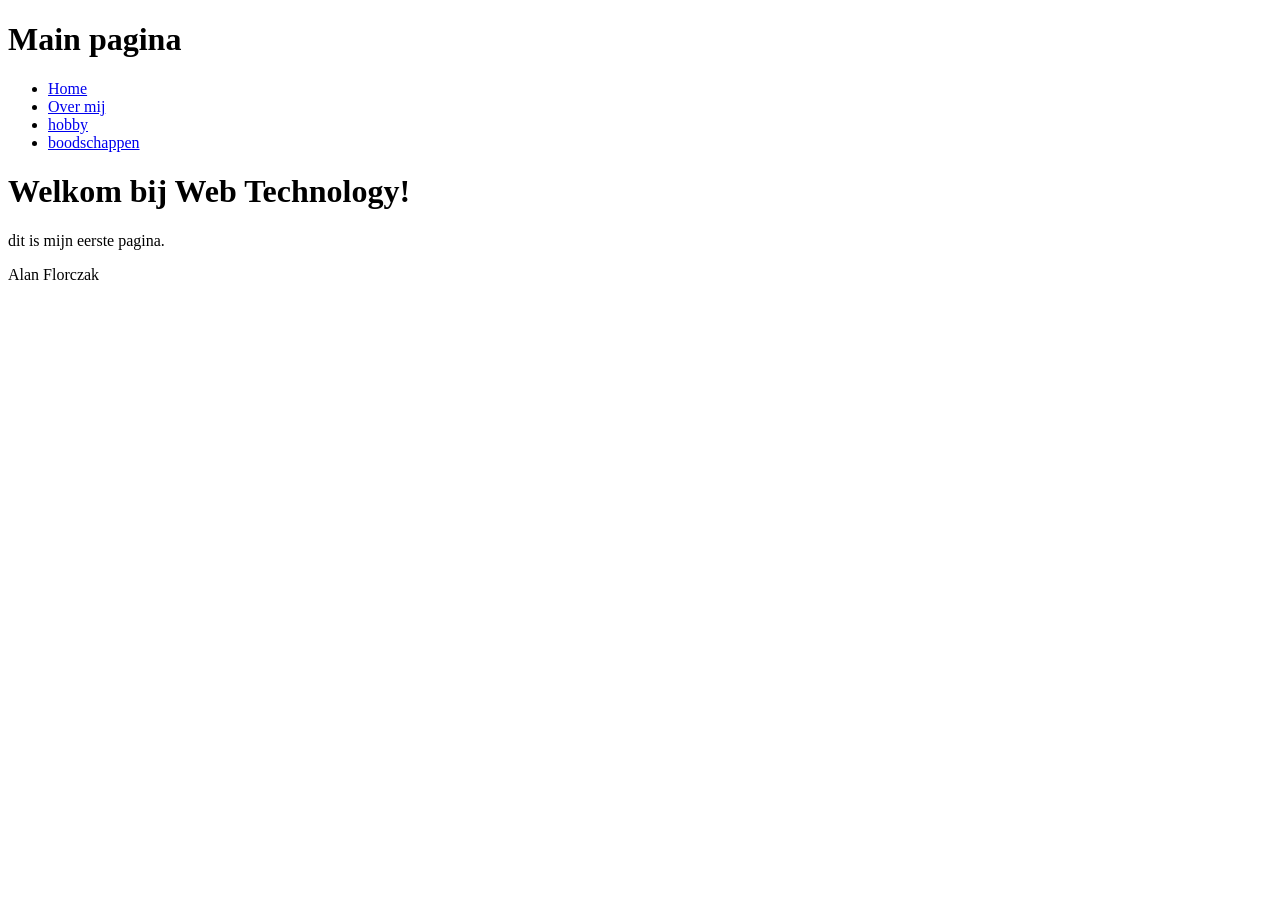
<file: labo-01/index.html>
<!DOCTYPE html>
<html lang="nl">
<head>
    <meta charset="UTF-8">
    <meta name="viewport" content="width=device-width, initial-scale=1.0">
    <title>Mijn eerste pagina</title>
</head>
    <header>
        <h1>Main pagina</h1>
        <nav>
        <ul>
            <li><a href="index.html">Home</a></li>
            <li><a href="over-mij.html">Over mij</a></li>
            <li><a href="hobby.html">hobby</a></li>
            <li><a href="boodschappen.html">boodschappen</a></li>
        </ul>
        </nav>
    </header>
    <body>
        <h1>Welkom bij Web Technology!</h1>
        <p>dit is mijn eerste pagina.</p>   
    </body>
    <footer>
        <p>Alan Florczak</p>
    </footer>
</html>
</file>
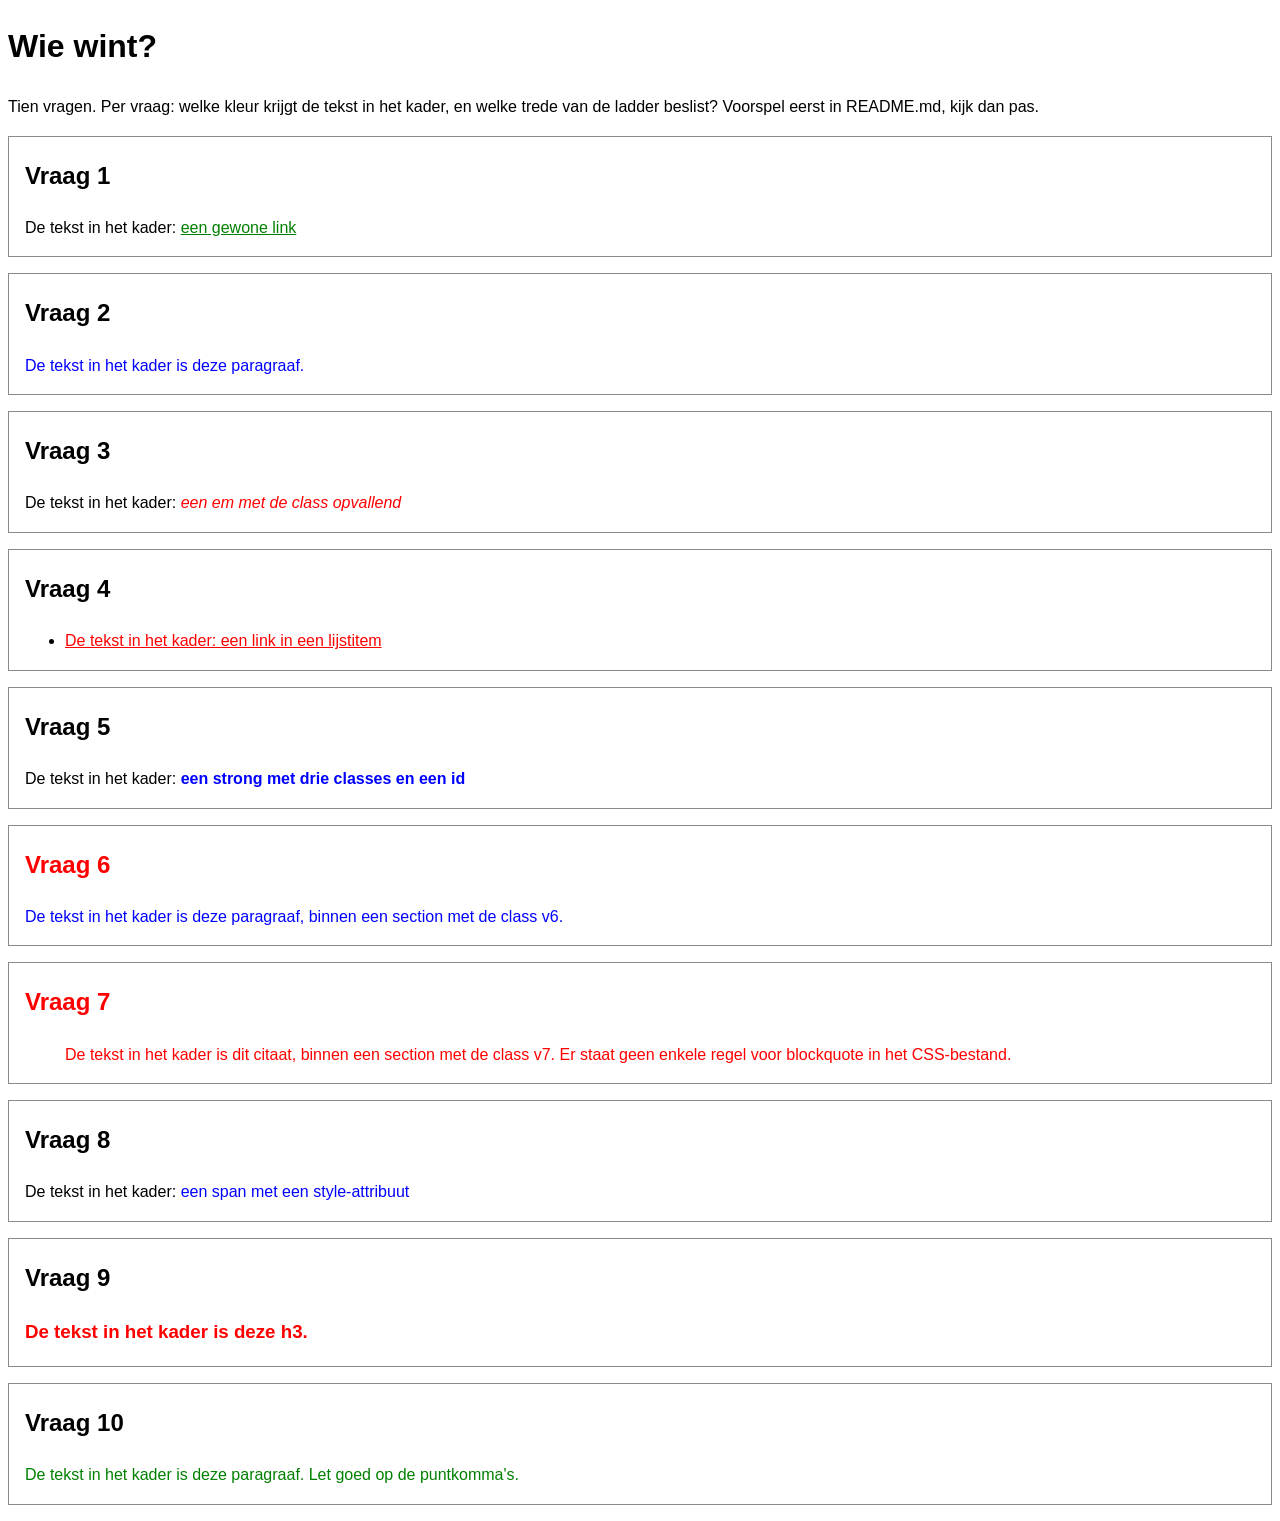
<file: labo-02/cascade/index.html>
<!-- index.html - oefening 3: voorspel, dan kijk. Wijzig dit bestand niet. -->
<!doctype html>
<html lang="nl">
  <head>
    <meta charset="utf-8">
    <meta name="viewport" content="width=device-width, initial-scale=1">
    <title>Wie wint? Tien vragen over de cascade</title>
    <link rel="stylesheet" href="css/stijl.css">
  </head>
  <body>
    <h1>Wie wint?</h1>
    <p>Tien vragen. Per vraag: welke kleur krijgt de tekst in het kader, en welke trede van de ladder beslist? Voorspel eerst in README.md, kijk dan pas.</p>

    <section class="vraag v1">
      <h2>Vraag 1</h2>
      <p>De tekst in het kader: <a href="#">een gewone link</a></p>
    </section>

    <section class="vraag v2">
      <h2>Vraag 2</h2>
      <p class="v2-tekst">De tekst in het kader is deze paragraaf.</p>
    </section>

    <section class="vraag v3">
      <h2>Vraag 3</h2>
      <p>De tekst in het kader: <em class="opvallend">een em met de class opvallend</em></p>
    </section>

    <section class="vraag v4">
      <h2>Vraag 4</h2>
      <ul>
        <li><a href="#">De tekst in het kader: een link in een lijstitem</a></li>
      </ul>
    </section>

    <section class="vraag v5">
      <h2>Vraag 5</h2>
      <p>De tekst in het kader: <strong class="een twee drie" id="v5-tekst">een strong met drie classes en een id</strong></p>
    </section>

    <section class="vraag v6">
      <h2>Vraag 6</h2>
      <p class="v6-tekst">De tekst in het kader is deze paragraaf, binnen een section met de class v6.</p>
    </section>

    <section class="vraag v7">
      <h2>Vraag 7</h2>
      <blockquote>De tekst in het kader is dit citaat, binnen een section met de class v7. Er staat geen enkele regel voor blockquote in het CSS-bestand.</blockquote>
    </section>

    <section class="vraag v8">
      <h2>Vraag 8</h2>
      <p>De tekst in het kader: <span class="v8-tekst" style="color: blue">een span met een style-attribuut</span></p>
    </section>

    <section class="vraag v9">
      <h2>Vraag 9</h2>
      <h3 class="v9-tekst">De tekst in het kader is deze h3.</h3>
    </section>

    <section class="vraag v10">
      <h2>Vraag 10</h2>
      <p class="v10-tekst">De tekst in het kader is deze paragraaf. Let goed op de puntkomma's.</p>
    </section>
  </body>
</html>
</file>
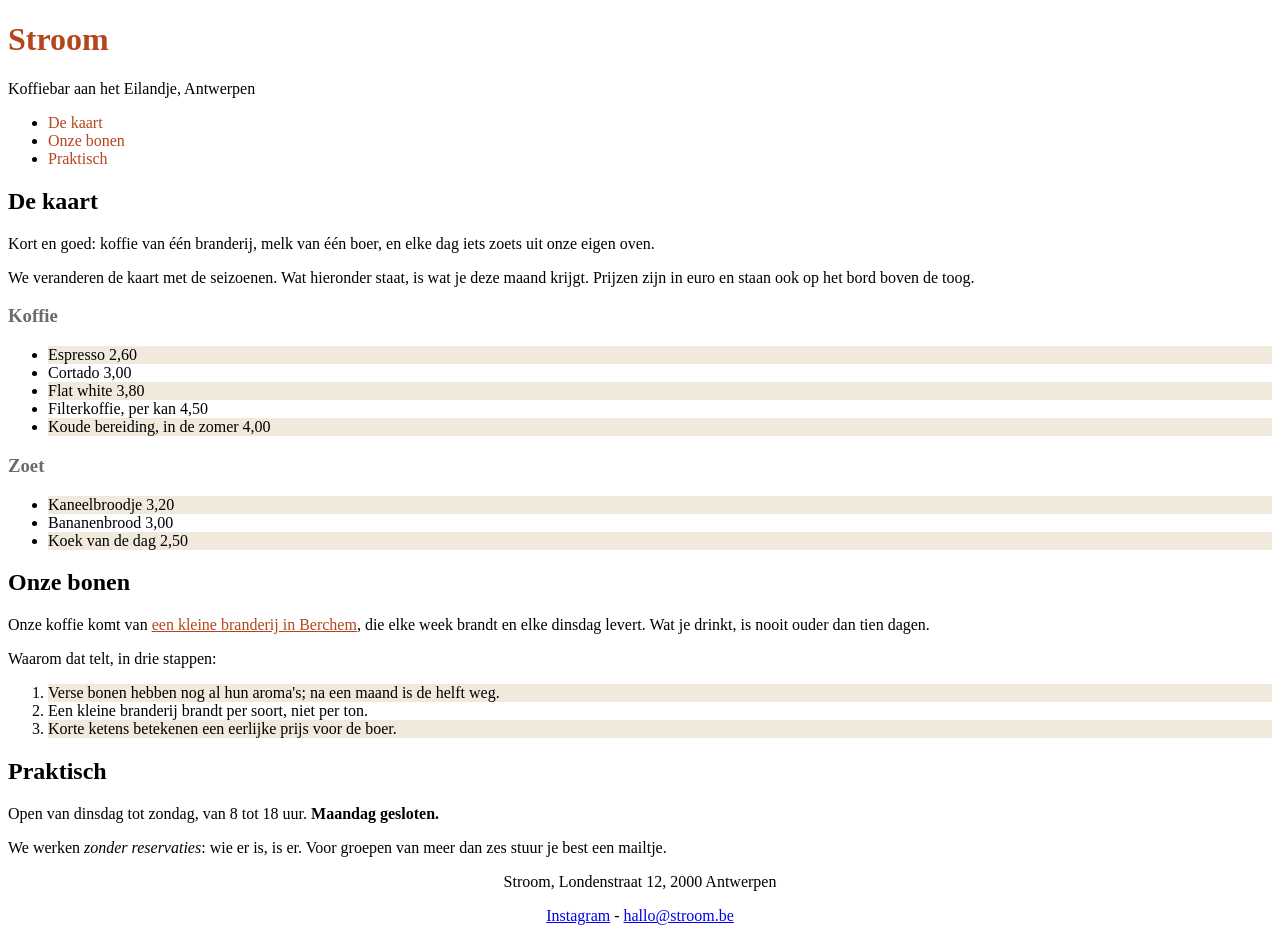
<file: labo-02/nabouw/index.html>
<!-- index.html - nabouw labo 2. Dit bestand mag je NIET wijzigen: geen class erbij, geen element verplaatst, geen style-attribuut. Jij schrijft css/stijl.css. -->
<!--
  Wat het screenshot niet kan tonen (hover en focus):
  - links in de navigatie: accentkleur, vet, geen onderstreping;
    bij hover en focus: inktkleur en onderstreept
  - links in main: accentkleur, onderstreept;
    bij hover en focus: papierkleur op een achtergrond in de accentkleur
  - links in de footer: gedempte kleur; bij hover en focus: accentkleur
-->
<!doctype html>
<html lang="nl">
  <head>
    <meta charset="utf-8">
    <meta name="viewport" content="width=device-width, initial-scale=1">
    <title>Stroom - koffiebar aan het Eilandje</title>
    <link rel="stylesheet" href="css/stijl.css">
  </head>
  <body>
    <header>
      <h1>Stroom</h1>
      <p class="slogan">Koffiebar aan het Eilandje, Antwerpen</p>
      <nav>
        <ul>
          <li><a href="#kaart">De kaart</a></li>
          <li><a href="#bonen">Onze bonen</a></li>
          <li><a href="#praktisch">Praktisch</a></li>
        </ul>
      </nav>
    </header>

    <main>
      <article>
        <h2 id="kaart">De kaart</h2>
        <p class="intro">Kort en goed: koffie van één branderij, melk van één boer, en elke dag iets zoets uit onze eigen oven.</p>
        <p>We veranderen de kaart met de seizoenen. Wat hieronder staat, is wat je deze maand krijgt. Prijzen zijn in euro en staan ook op het bord boven de toog.</p>

        <h3>Koffie</h3>
        <ul class="kaart">
          <li>Espresso <span class="prijs">2,60</span></li>
          <li>Cortado <span class="prijs">3,00</span></li>
          <li>Flat white <span class="prijs">3,80</span></li>
          <li>Filterkoffie, per kan <span class="prijs">4,50</span></li>
          <li>Koude bereiding, in de zomer <span class="prijs">4,00</span></li>
        </ul>

        <h3>Zoet</h3>
        <ul class="kaart">
          <li>Kaneelbroodje <span class="prijs">3,20</span></li>
          <li>Bananenbrood <span class="prijs">3,00</span></li>
          <li>Koek van de dag <span class="prijs">2,50</span></li>
        </ul>

        <h2 id="bonen">Onze bonen</h2>
        <p>Onze koffie komt van <a href="https://www.example.be">een kleine branderij in Berchem</a>, die elke week brandt en elke dinsdag levert. Wat je drinkt, is nooit ouder dan tien dagen.</p>
        <p>Waarom dat telt, in drie stappen:</p>
        <ol>
          <li>Verse bonen hebben nog al hun aroma's; na een maand is de helft weg.</li>
          <li>Een kleine branderij brandt per soort, niet per ton.</li>
          <li>Korte ketens betekenen een eerlijke prijs voor de boer.</li>
        </ol>

        <h2 id="praktisch">Praktisch</h2>
        <p>Open van dinsdag tot zondag, van 8 tot 18 uur. <strong>Maandag gesloten.</strong></p>
        <p>We werken <em>zonder reservaties</em>: wie er is, is er. Voor groepen van meer dan zes stuur je best een mailtje.</p>
      </article>
    </main>

    <footer>
      <p>Stroom, Londenstraat 12, 2000 Antwerpen</p>
      <p><a href="https://www.instagram.com">Instagram</a> - <a href="mailto:hallo@stroom.be">hallo@stroom.be</a></p>
    </footer>
  </body>
</html>
</file>
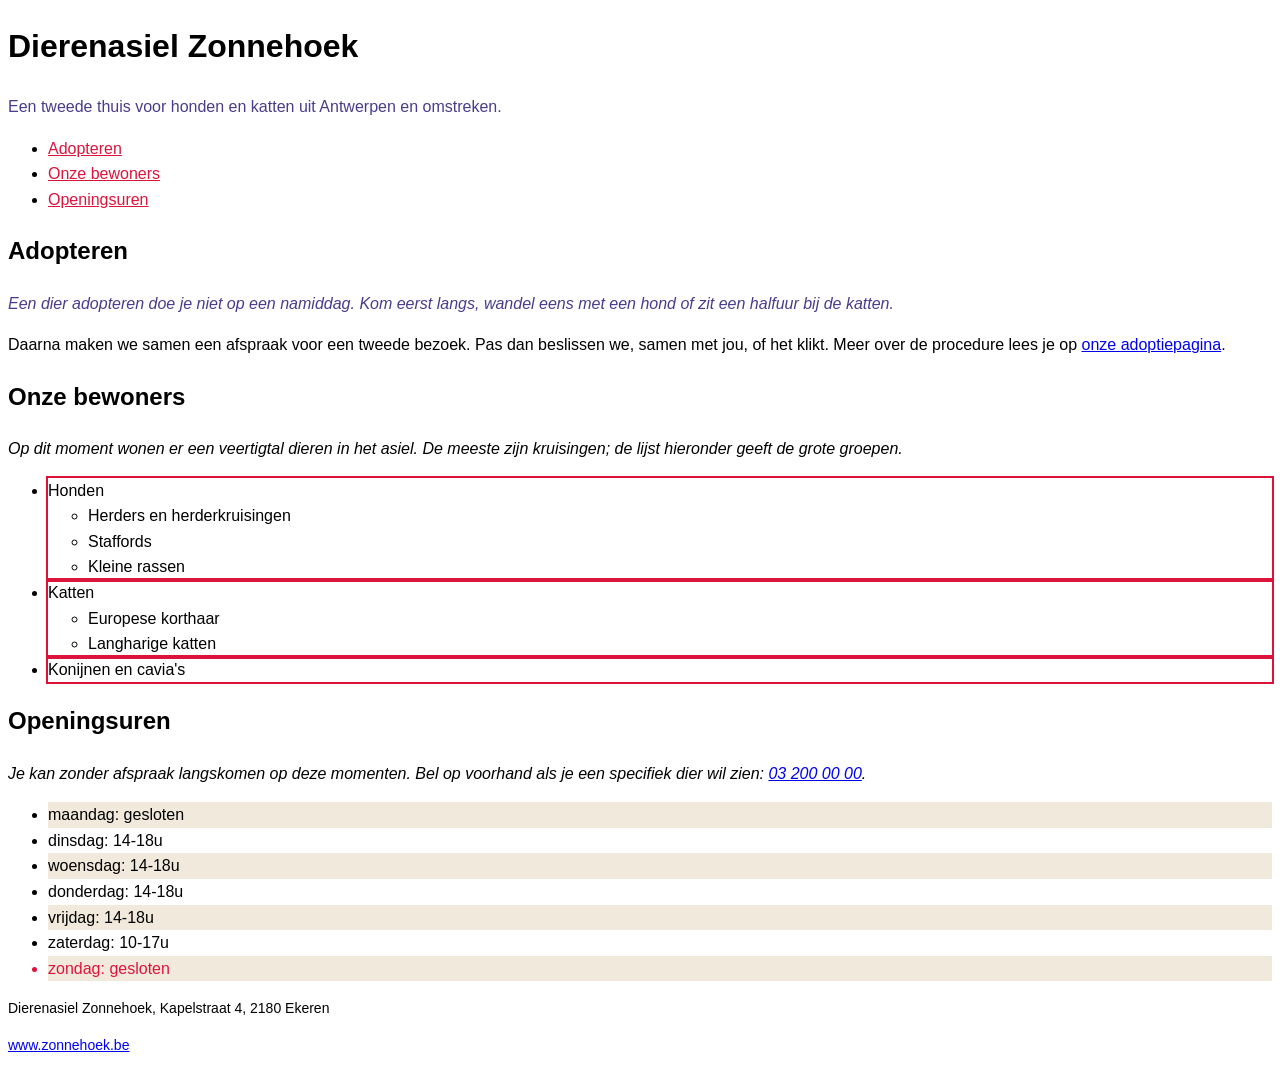
<file: labo-02/selectors/index.html>
<!-- index.html - oefening 2: selectors. Wijzig dit bestand niet; alles wat je nodig hebt, staat erin. -->
<!doctype html>
<html lang="nl">
  <head>
    <meta charset="utf-8">
    <meta name="viewport" content="width=device-width, initial-scale=1">
    <title>Dierenasiel Zonnehoek</title>
    <link rel="stylesheet" href="css/stijl.css">
  </head>
  <body>
    <header>
      <h1>Dierenasiel Zonnehoek</h1>
      <p class="slogan">Een tweede thuis voor honden en katten uit Antwerpen en omstreken.</p>
      <nav>
        <ul>
          <li><a href="#adopteren">Adopteren</a></li>
          <li><a href="#rassen">Onze bewoners</a></li>
          <li><a href="#uren">Openingsuren</a></li>
        </ul>
      </nav>
    </header>

    <main>
      <article>
        <h2 id="adopteren">Adopteren</h2>
        <p class="intro">Een dier adopteren doe je niet op een namiddag. Kom eerst langs, wandel eens met een hond of zit een halfuur bij de katten.</p>
        <p>Daarna maken we samen een afspraak voor een tweede bezoek. Pas dan beslissen we, samen met jou, of het klikt. Meer over de procedure lees je op <a href="https://www.zonnehoek.be/adoptie">onze adoptiepagina</a>.</p>

        <h2 id="rassen">Onze bewoners</h2>
        <p>Op dit moment wonen er een veertigtal dieren in het asiel. De meeste zijn kruisingen; de lijst hieronder geeft de grote groepen.</p>
        <ul class="rassen">
          <li>Honden
            <ul>
              <li>Herders en herderkruisingen</li>
              <li>Staffords</li>
              <li>Kleine rassen</li>
            </ul>
          </li>
          <li>Katten
            <ul>
              <li>Europese korthaar</li>
              <li>Langharige katten</li>
            </ul>
          </li>
          <li>Konijnen en cavia's</li>
        </ul>

        <h2 id="uren">Openingsuren</h2>
        <p>Je kan zonder afspraak langskomen op deze momenten. Bel op voorhand als je een specifiek dier wil zien: <a href="tel:+3232000000">03 200 00 00</a>.</p>
        <ul class="uren">
          <li>maandag: gesloten</li>
          <li>dinsdag: 14-18u</li>
          <li>woensdag: 14-18u</li>
          <li>donderdag: 14-18u</li>
          <li>vrijdag: 14-18u</li>
          <li>zaterdag: 10-17u</li>
          <li>zondag: gesloten</li>
        </ul>
      </article>
    </main>

    <footer>
      <p>Dierenasiel Zonnehoek, Kapelstraat 4, 2180 Ekeren</p>
      <p><a href="https://www.zonnehoek.be">www.zonnehoek.be</a></p>
    </footer>
  </body>
</html>
</file>
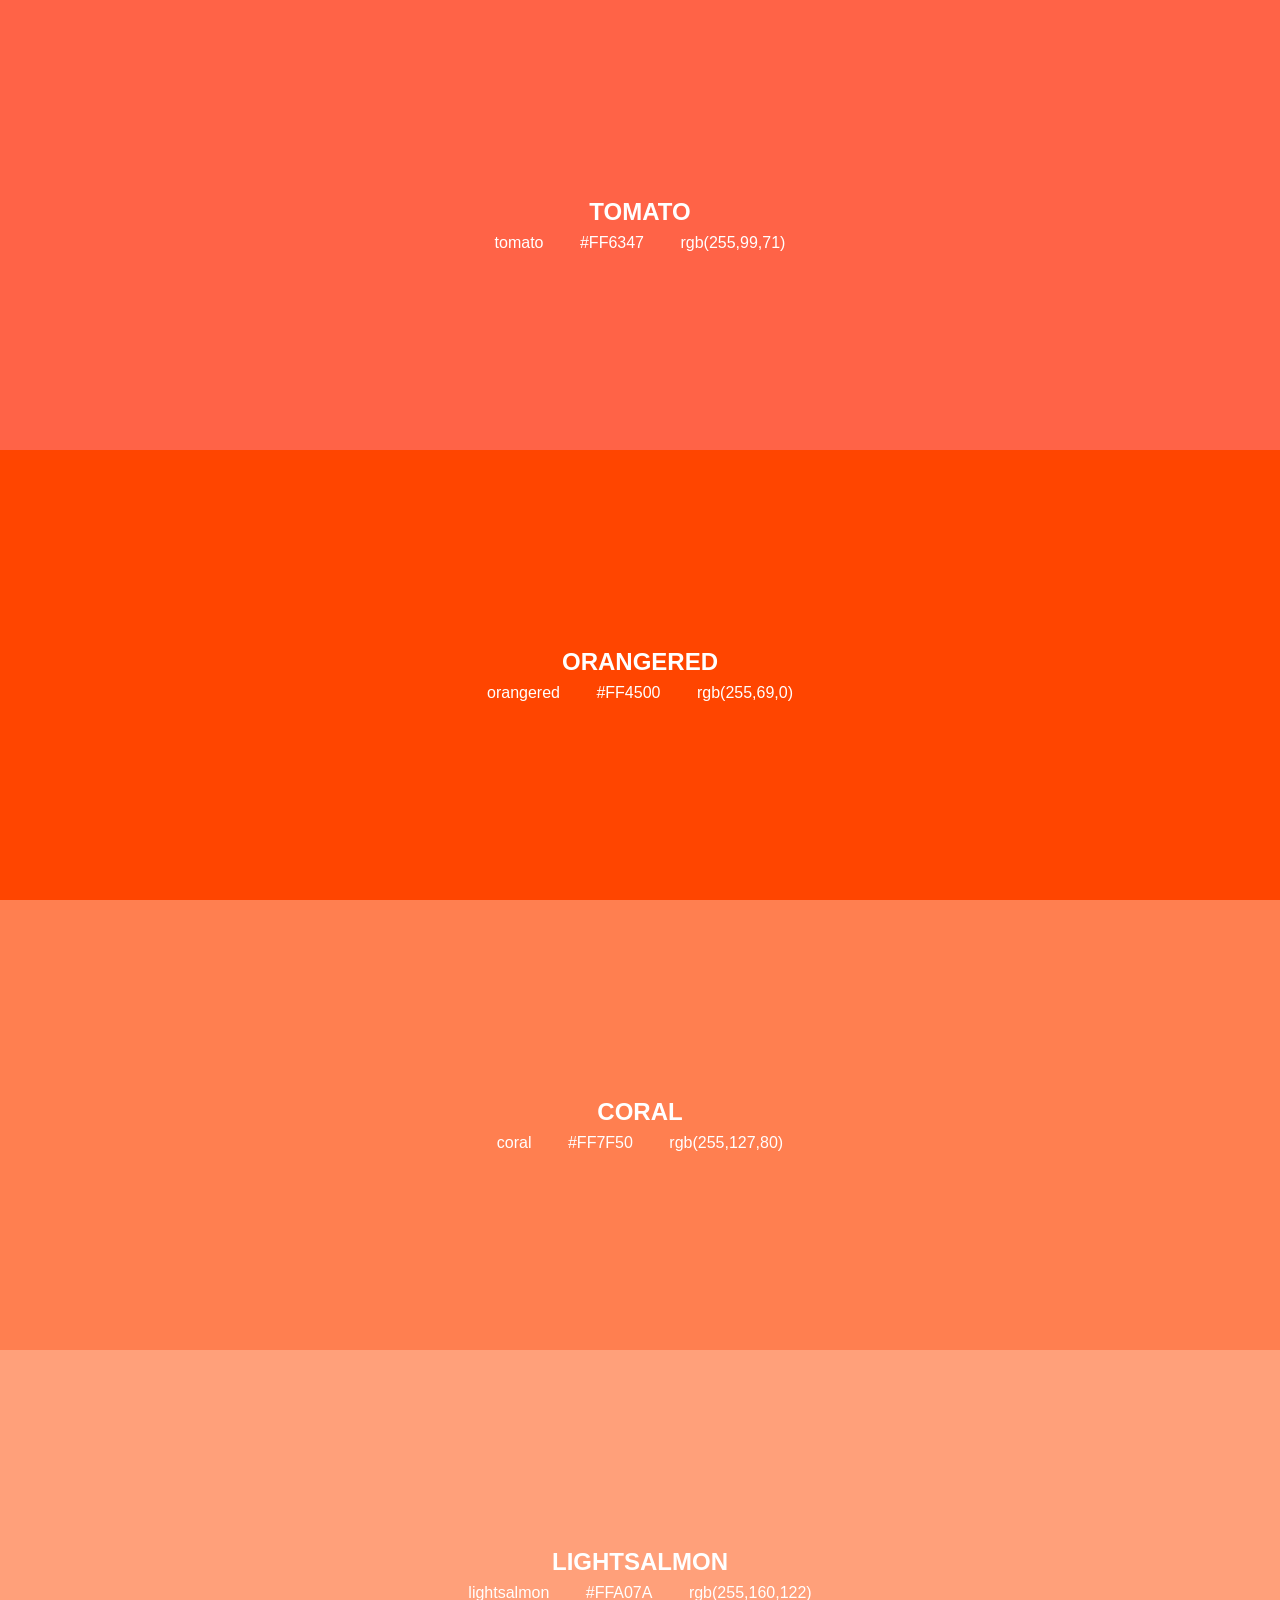
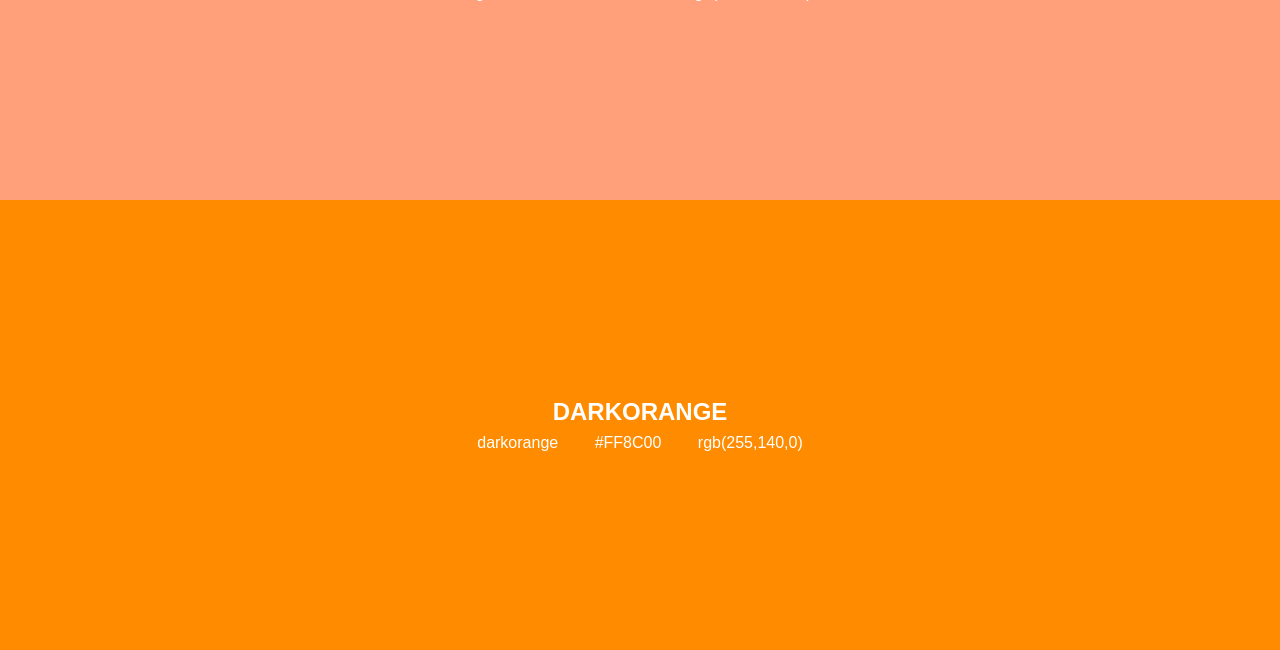
<file: labo-03/kleuren/index.html>
<!doctype html>
<html lang="en">
<head>
  <meta charset="utf-8">
  <meta name="viewport" content="width=device-width, initial-scale=1">
  <title>Labo 3 - Kleurenstalen</title>
  <link rel="stylesheet" href="css/reset.css">
  <link rel="stylesheet" href="css/stijl.css">
</head>
<body>
  <!-- Do not change this file. Write your CSS in css/stijl.css. -->
  <ul>
    <li class="tomato">
      <h2>TOMATO</h2>
      <p class="codes"><span>tomato</span> <span>#FF6347</span> <span>rgb(255,99,71)</span></p>
    </li>
    <li class="orangered">
      <h2>ORANGERED</h2>
      <p class="codes"><span>orangered</span> <span>#FF4500</span> <span>rgb(255,69,0)</span></p>
    </li>
    <li class="coral">
      <h2>CORAL</h2>
      <p class="codes"><span>coral</span> <span>#FF7F50</span> <span>rgb(255,127,80)</span></p>
    </li>
    <li class="lightsalmon">
      <h2>LIGHTSALMON</h2>
      <p class="codes"><span>lightsalmon</span> <span>#FFA07A</span> <span>rgb(255,160,122)</span></p>
    </li>
    <li class="darkorange">
      <h2>DARKORANGE</h2>
      <p class="codes"><span>darkorange</span> <span>#FF8C00</span> <span>rgb(255,140,0)</span></p>
    </li>
  </ul>
</body>
</html>
</file>
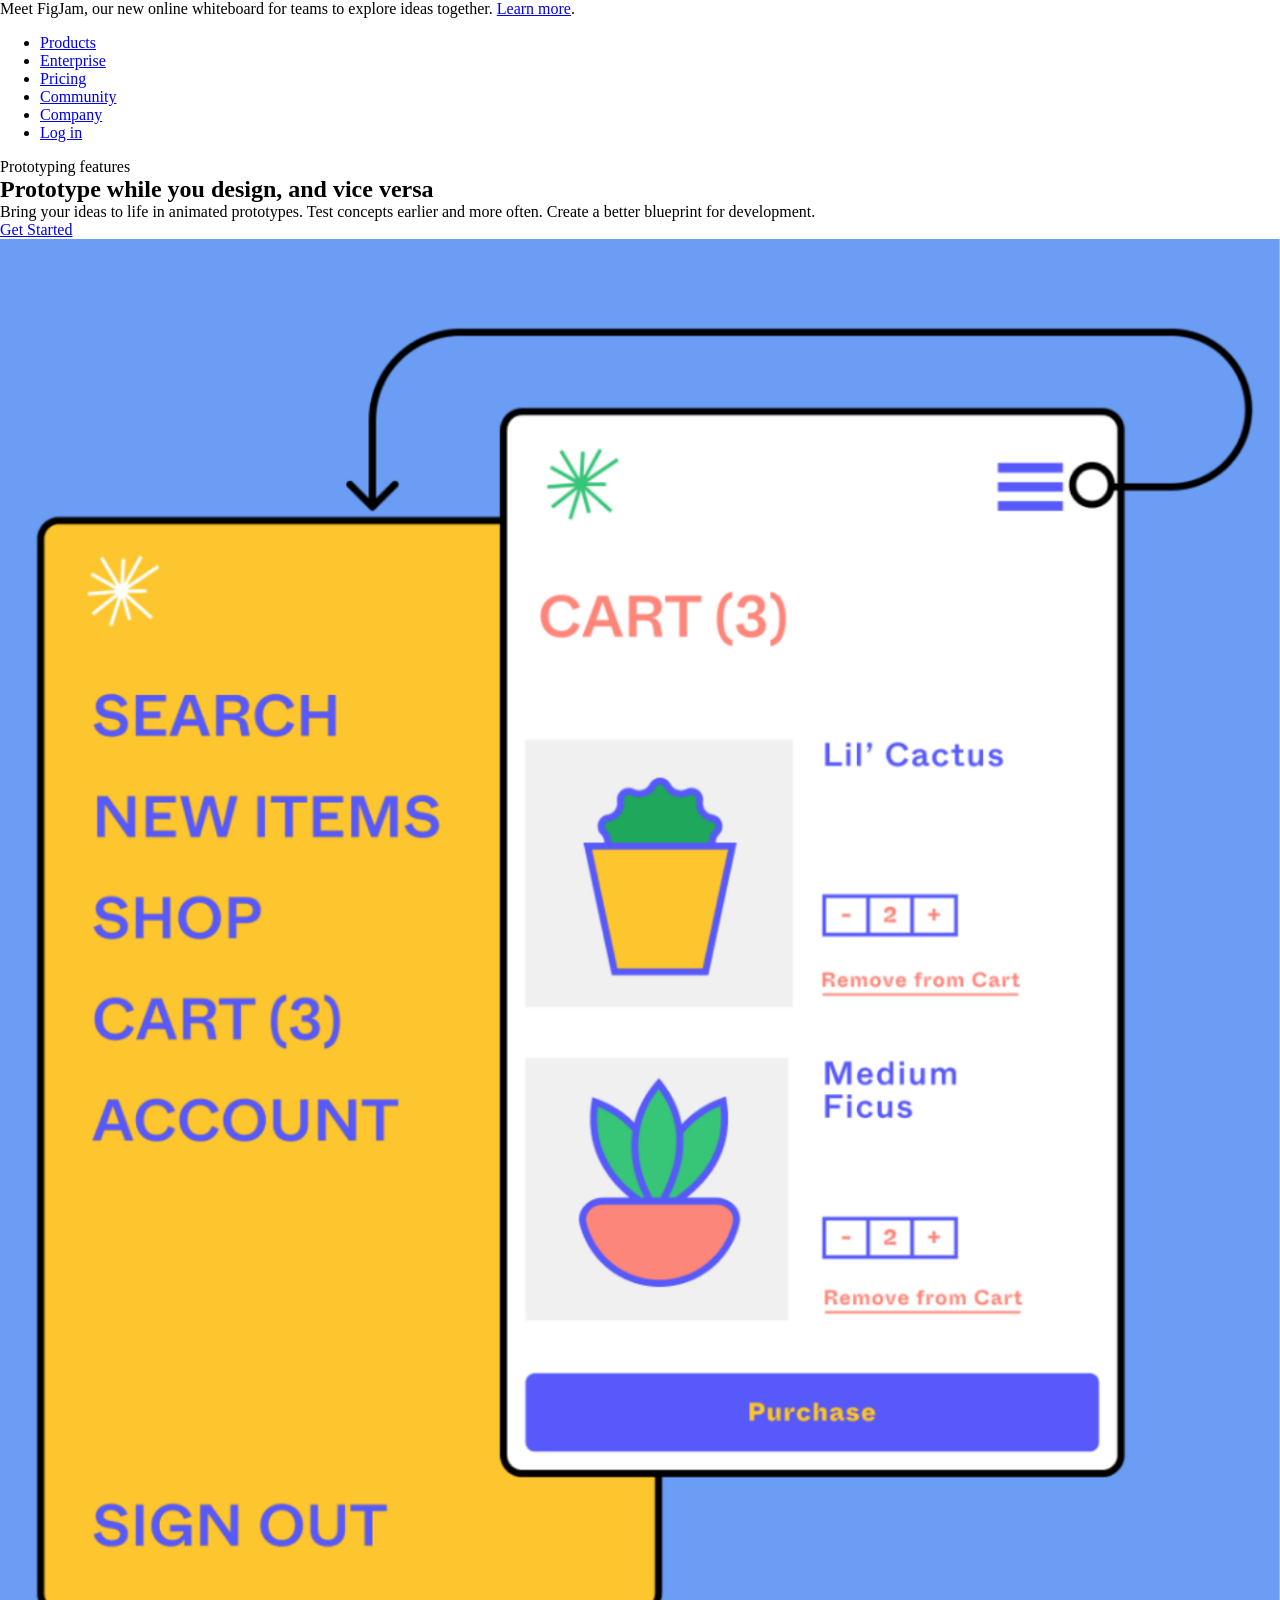
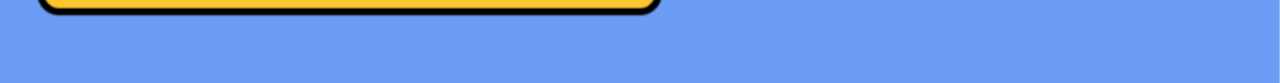
<file: labo-03/landing/index.html>
<!doctype html>
<html lang="en">
<head>
  <meta charset="utf-8">
  <meta name="viewport" content="width=device-width, initial-scale=1">
  <title>Labo 3 - Landingspagina</title>
  <link rel="stylesheet" href="css/reset.css">
  <link rel="stylesheet" href="css/stijl.css">
</head>
<body>
  <!-- Do not change this file. Write your CSS in css/stijl.css.
       Not visible in the screenshot: on :hover and :focus the links in the
       banner and in the navigation get an underline, and the button turns
       dark grey (#333333) instead of black. -->
  <div class="banner">
    <p>Meet FigJam, our new online whiteboard for teams to explore ideas together. <a href="#">Learn more</a>.</p>
  </div>
  <header>
    <nav>
      <ul>
        <li><a href="#">Products</a></li>
        <li><a href="#">Enterprise</a></li>
        <li><a href="#">Pricing</a></li>
        <li><a href="#">Community</a></li>
        <li><a href="#">Company</a></li>
        <li><a href="#">Log in</a></li>
      </ul>
    </nav>
  </header>
  <main>
    <article>
      <p class="bovenkop">Prototyping features</p>
      <h1>Prototype while you design, and vice versa</h1>
      <p>Bring your ideas to life in animated prototypes. Test concepts earlier and more often. Create a better blueprint for development.</p>
      <a href="#" class="knop">Get Started</a>
    </article><!-- no whitespace between these two tags: see syllabus 3.7 --><div class="afbeelding">
      <img src="afbeeldingen/prototype.png" alt="Prototype of a plant shop: a yellow menu panel next to a white cart screen">
    </div>
  </main>
</body>
</html>
</file>
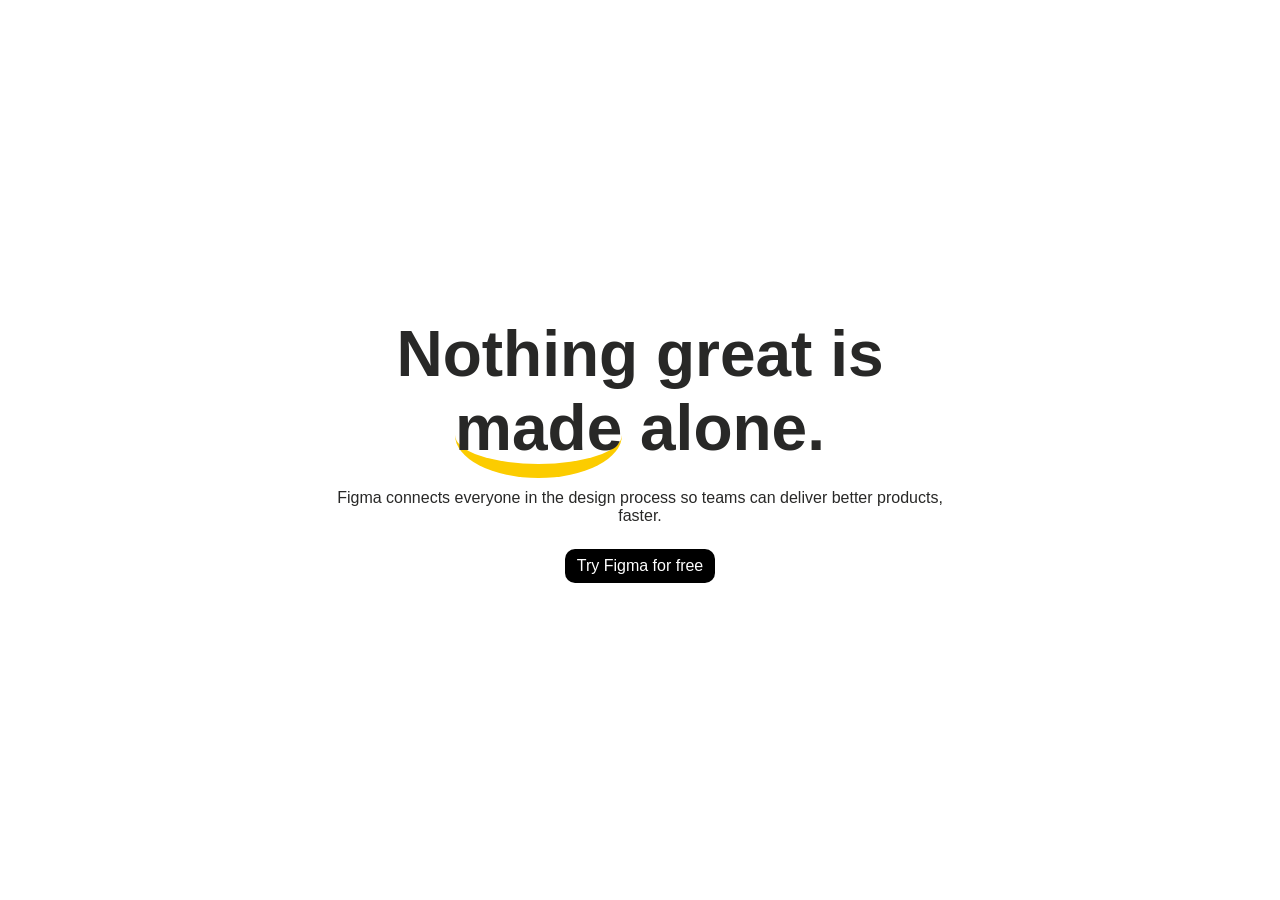
<file: labo-03/slogan/index.html>
<!doctype html>
<html lang="en">
<head>
  <meta charset="utf-8">
  <meta name="viewport" content="width=device-width, initial-scale=1">
  <title>Labo 3 - Slogan</title>
  <link rel="stylesheet" href="css/reset.css">
  <link rel="stylesheet" href="css/stijl.css">
</head>
<body>
  <!-- Do not change this file. Write your CSS in css/stijl.css.
       Not visible in the screenshot: on :hover and :focus the button turns
       dark grey (#333333) instead of black. -->
  <h2>Nothing great is <span>made</span> alone.</h2>
  <p>Figma connects everyone in the design process so teams can deliver better products, faster.</p>
  <a href="https://www.figma.com">Try Figma for free</a>
</body>
</html>
</file>
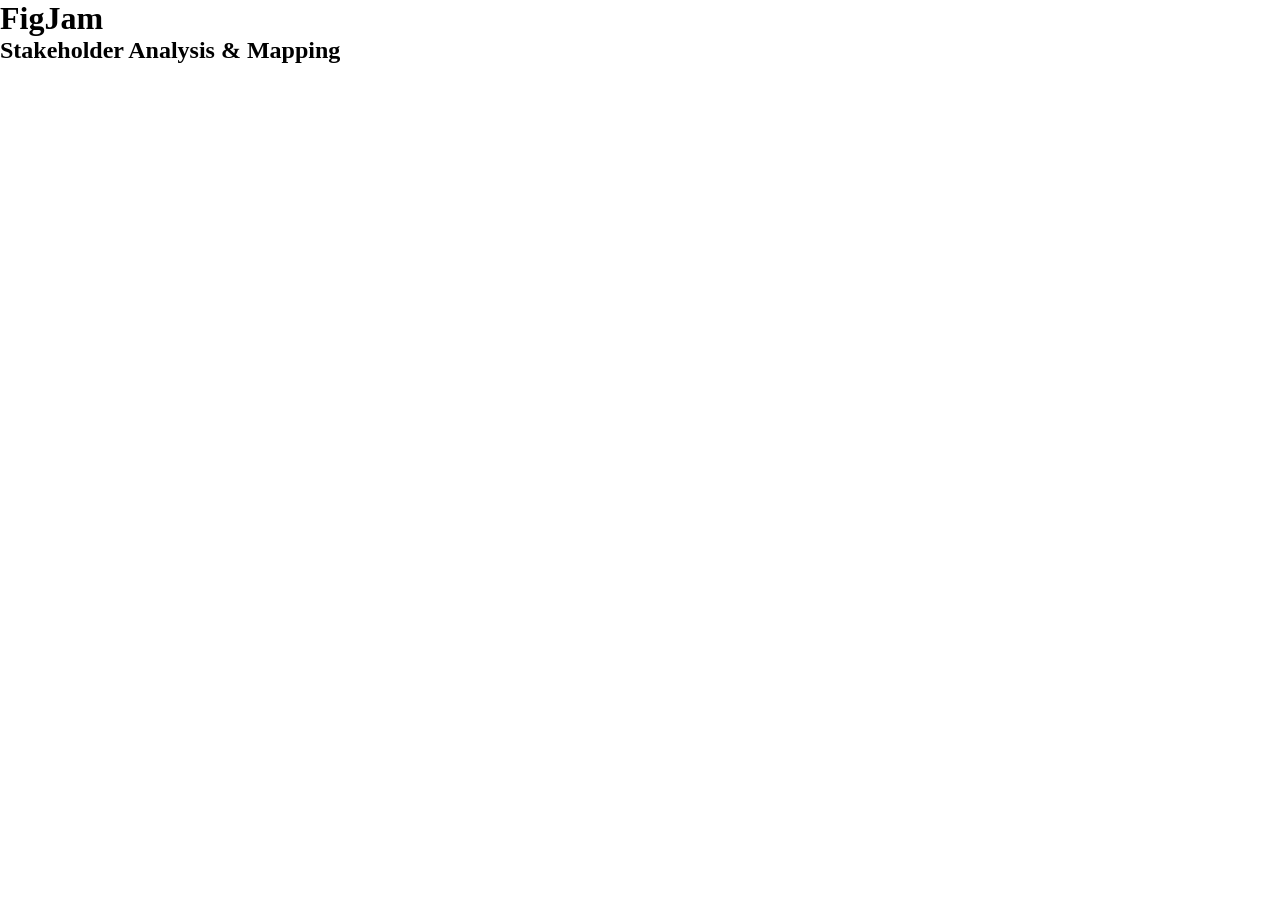
<file: labo-03/tabblad/index.html>
<!doctype html>
<html lang="en">
<head>
  <meta charset="utf-8">
  <meta name="viewport" content="width=device-width, initial-scale=1">
  <title>Labo 3 - Tabblad</title>
  <link rel="stylesheet" href="css/reset.css">
  <link rel="stylesheet" href="css/stijl.css">
</head>
<body>
  <!-- Do not change this file. Write your CSS in css/stijl.css. -->
  <h1>FigJam</h1>
  <h2>Stakeholder Analysis &amp; Mapping</h2>
</body>
</html>
</file>
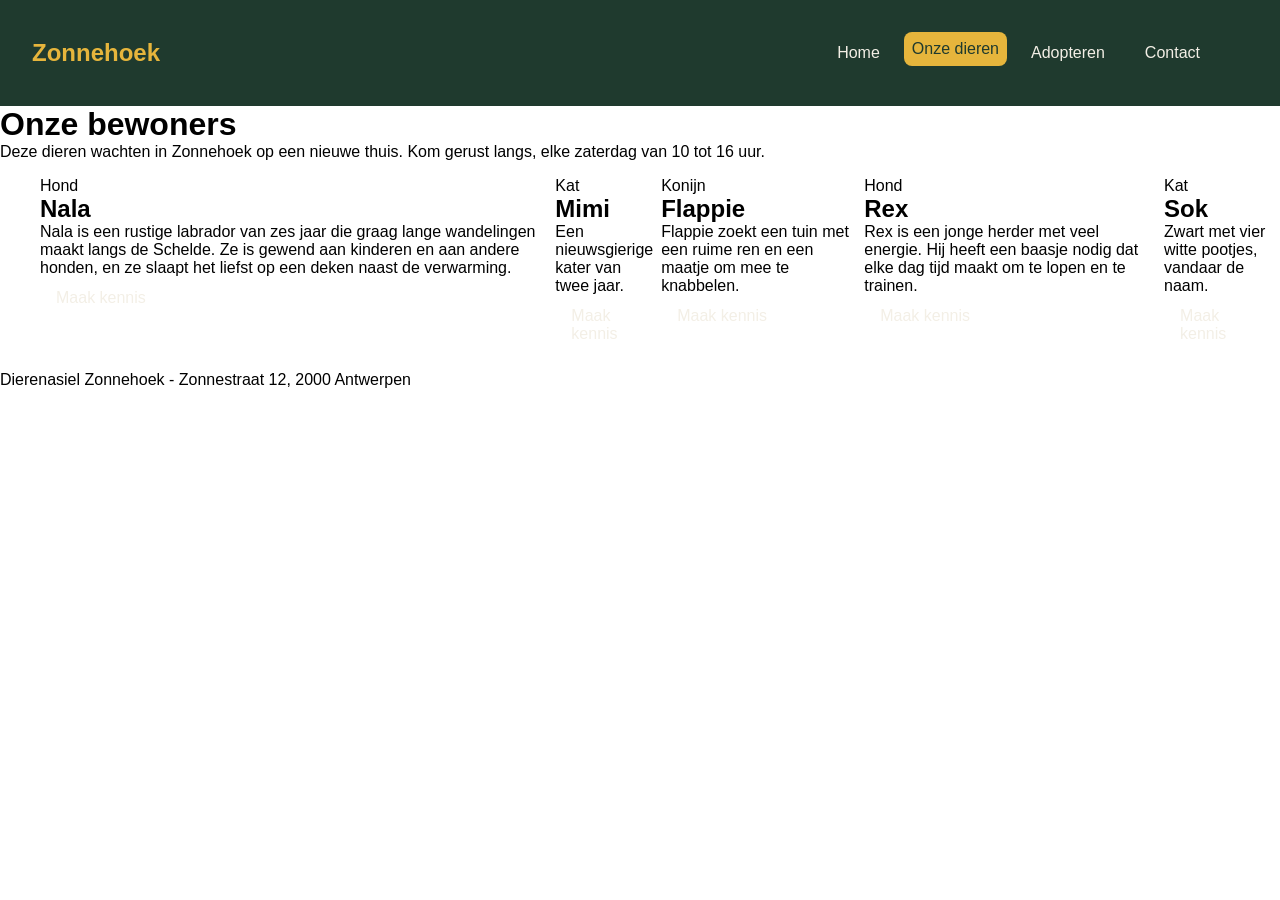
<file: labo-04/dierenasiel/index.html>
<!doctype html>
<html lang="nl">
<head>
  <meta charset="utf-8">
  <meta name="viewport" content="width=device-width, initial-scale=1">
  <title>Labo 4 - Dierenasiel Zonnehoek</title>
  <link rel="stylesheet" href="css/reset.css">
  <link rel="stylesheet" href="css/stijl.css">
</head>
<body>
  <!-- Do not change this file. Write your CSS in css/stijl.css.
       Not visible in the screenshot: on :hover and :focus the links in the
       navigation get an underline, and a button turns dark (#2b2b2b). -->
  <header>
    <a class="logo" href="index.html">Zonnehoek</a>
    <nav>
      <ul>
        <li><a href="index.html">Home</a></li>
        <li><a href="dieren.html" class="actief">Onze dieren</a></li>
        <li><a href="adopteren.html">Adopteren</a></li>
        <li><a href="contact.html">Contact</a></li>
      </ul>
    </nav>
  </header>
  <main>
    <h1>Onze bewoners</h1>
    <p class="intro">Deze dieren wachten in Zonnehoek op een nieuwe thuis. Kom gerust langs, elke zaterdag van 10 tot 16 uur.</p>
    <ul class="kaarten">
      <li class="kaart uitgelicht">
        <p class="soort">Hond</p>
        <h2>Nala</h2>
        <p class="beschrijving">Nala is een rustige labrador van zes jaar die graag lange wandelingen maakt langs de Schelde. Ze is gewend aan kinderen en aan andere honden, en ze slaapt het liefst op een deken naast de verwarming.</p>
        <a class="knop" href="#">Maak kennis</a>
      </li>
      <li class="kaart">
        <p class="soort">Kat</p>
        <h2>Mimi</h2>
        <p class="beschrijving">Een nieuwsgierige kater van twee jaar.</p>
        <a class="knop" href="#">Maak kennis</a>
      </li>
      <li class="kaart">
        <p class="soort">Konijn</p>
        <h2>Flappie</h2>
        <p class="beschrijving">Flappie zoekt een tuin met een ruime ren en een maatje om mee te knabbelen.</p>
        <a class="knop" href="#">Maak kennis</a>
      </li>
      <li class="kaart">
        <p class="soort">Hond</p>
        <h2>Rex</h2>
        <p class="beschrijving">Rex is een jonge herder met veel energie. Hij heeft een baasje nodig dat elke dag tijd maakt om te lopen en te trainen.</p>
        <a class="knop" href="#">Maak kennis</a>
      </li>
      <li class="kaart">
        <p class="soort">Kat</p>
        <h2>Sok</h2>
        <p class="beschrijving">Zwart met vier witte pootjes, vandaar de naam.</p>
        <a class="knop" href="#">Maak kennis</a>
      </li>
    </ul>
  </main>
  <footer>
    <p>Dierenasiel Zonnehoek - Zonnestraat 12, 2000 Antwerpen</p>
  </footer>
</body>
</html>
</file>
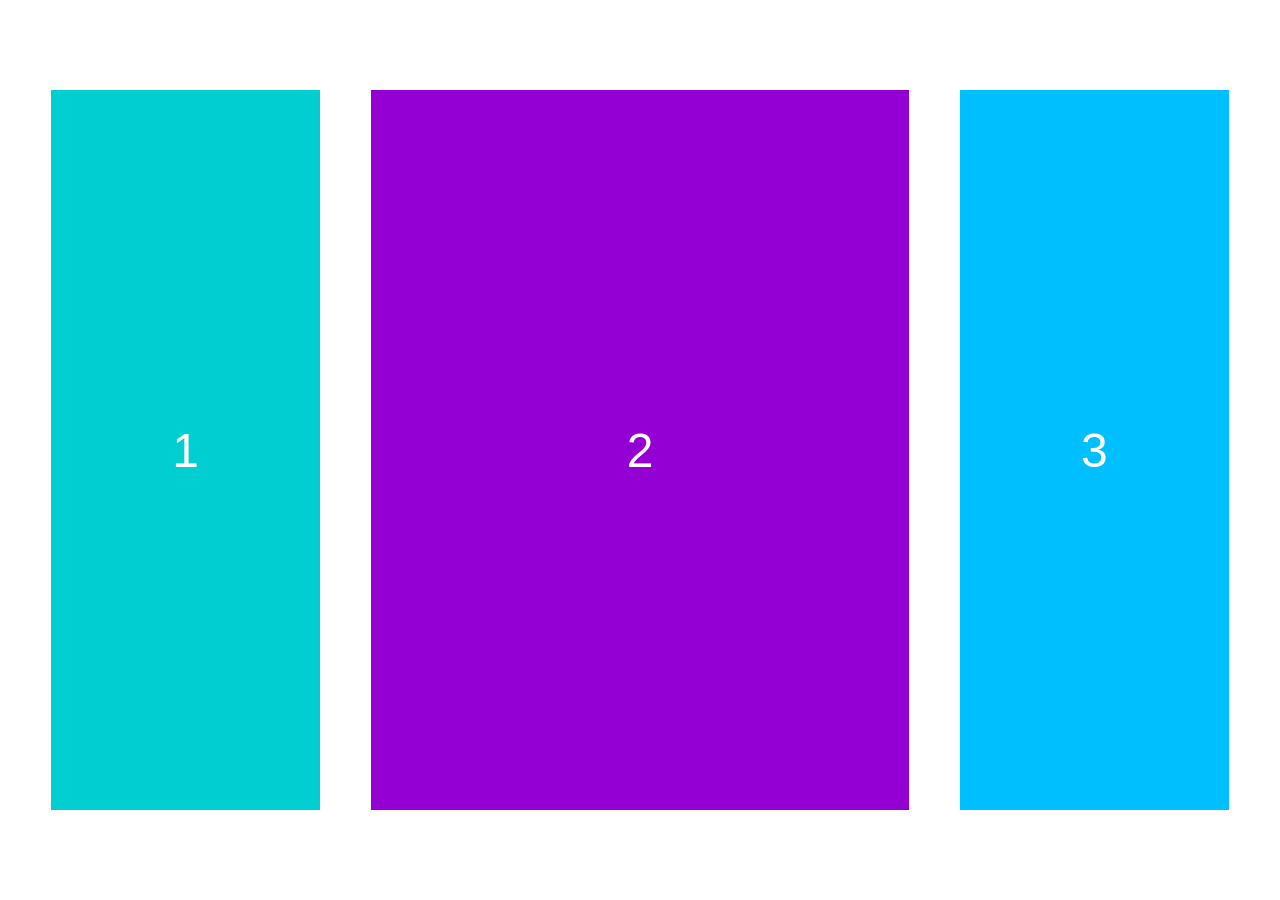
<file: labo-04/kolommen/index.html>
<!doctype html>
<html lang="nl">
<head>
  <meta charset="utf-8">
  <meta name="viewport" content="width=device-width, initial-scale=1">
  <title>Labo 4 - Drie kolommen</title>
  <link rel="stylesheet" href="css/reset.css">
  <link rel="stylesheet" href="css/stijl.css">
</head>
<body>
  <!-- Do not change this file. Write your CSS in css/stijl.css. -->
  <main>
    <div>1</div>
    <div>2</div>
    <div>3</div>
  </main>
</body>
</html>
</file>
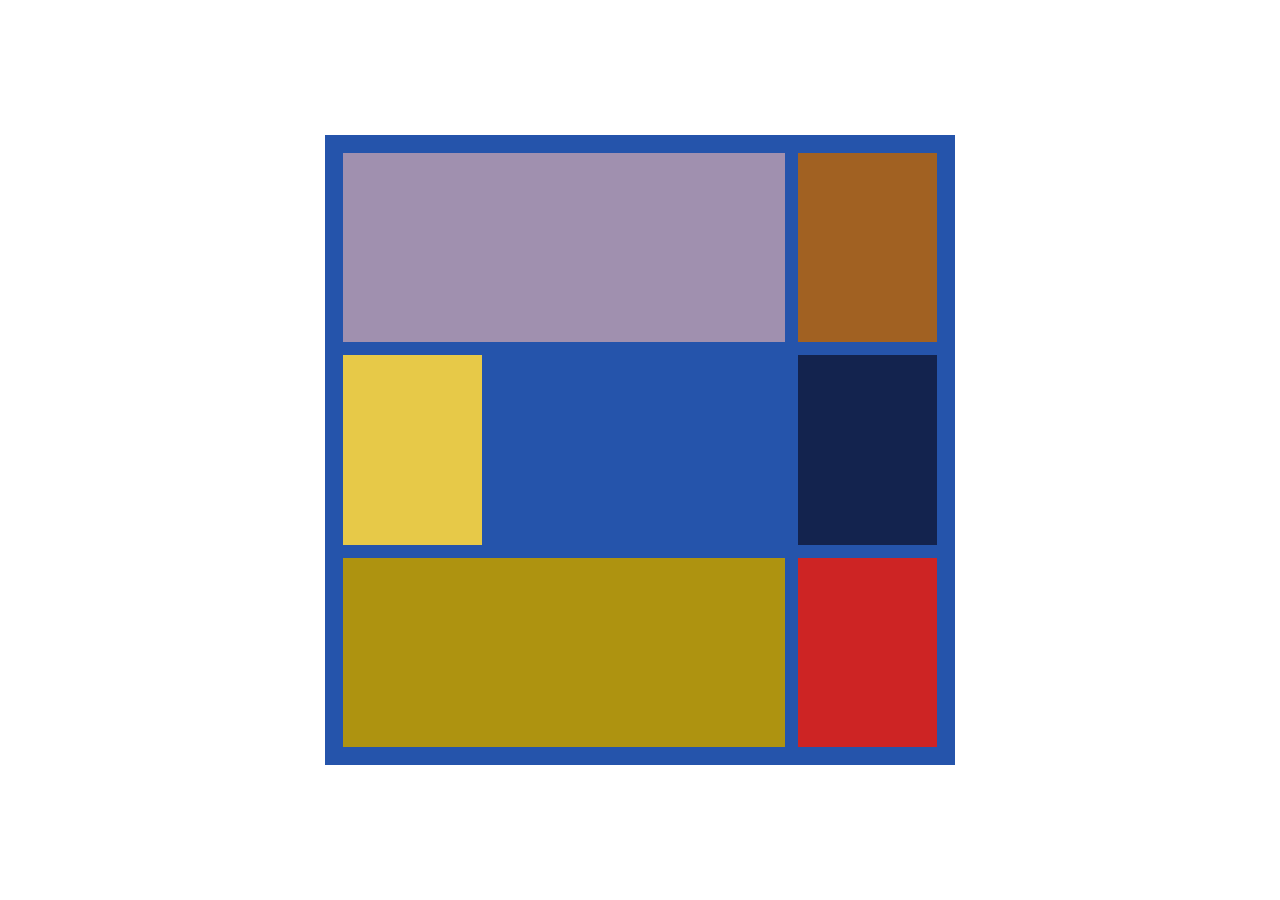
<file: labo-04/mondriaan/index.html>
<!doctype html>
<html lang="nl">
<head>
  <meta charset="utf-8">
  <meta name="viewport" content="width=device-width, initial-scale=1">
  <title>Labo 4 - Mondriaan</title>
  <link rel="stylesheet" href="css/reset.css">
  <link rel="stylesheet" href="css/stijl.css">
</head>
<body>
  <!-- Do not change this file. Write your CSS in css/stijl.css. -->
  <main class="schilderij">
    <div class="lila"></div>
    <div class="bruin"></div>
    <div class="geel"></div>
    <div class="marine"></div>
    <div class="olijf"></div>
    <div class="rood"></div>
  </main>
</body>
</html>
</file>
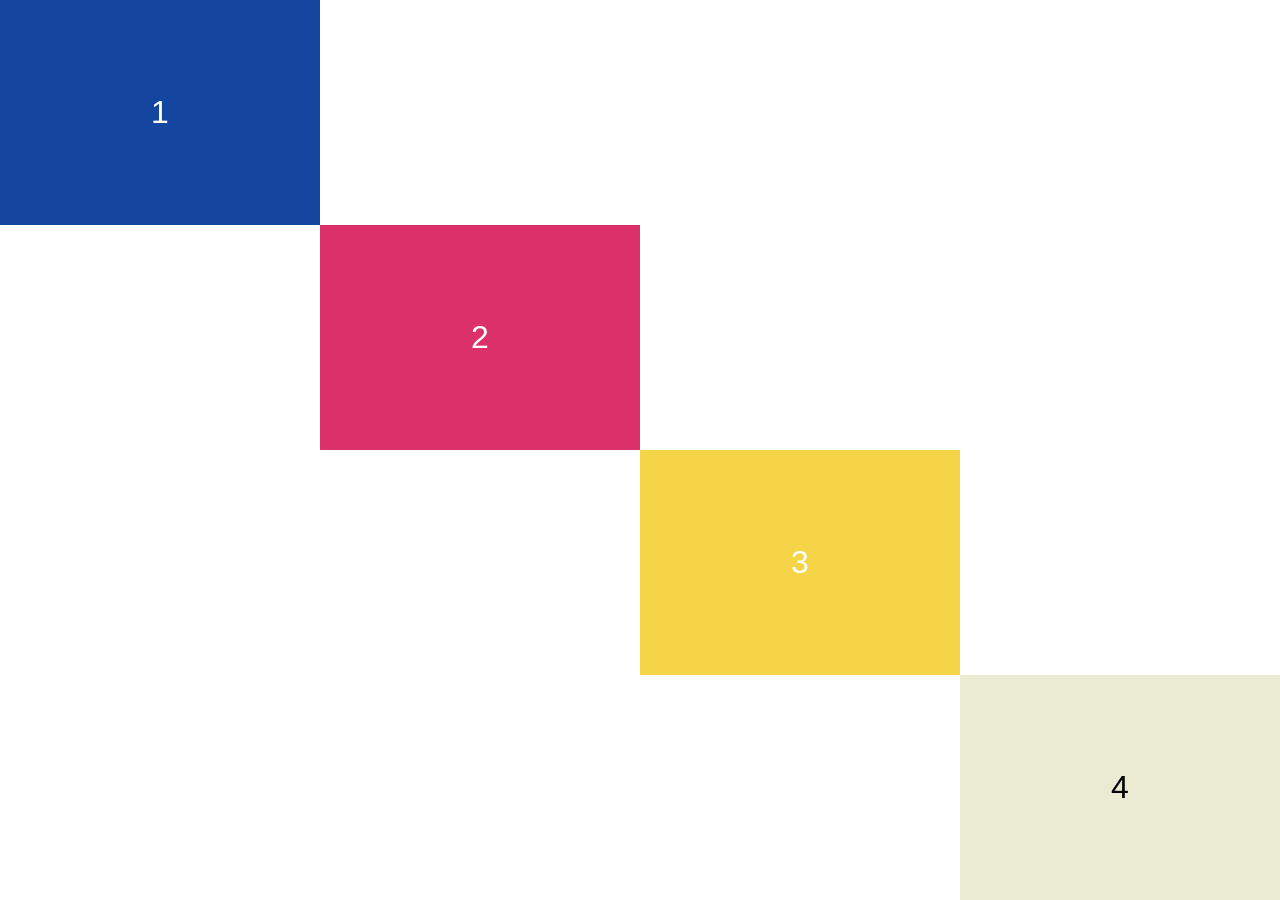
<file: labo-04/trap/index.html>
<!doctype html>
<html lang="nl">
<head>
  <meta charset="utf-8">
  <meta name="viewport" content="width=device-width, initial-scale=1">
  <title>Labo 4 - Trap</title>
  <link rel="stylesheet" href="css/reset.css">
  <link rel="stylesheet" href="css/stijl.css">
</head>
<body>
  <!-- Do not change this file. Write your CSS in css/stijl.css. -->
  <main class="trap">
    <div class="trede">1</div>
    <div class="trede">2</div>
    <div class="trede">3</div>
    <div class="trede">4</div>
  </main>
</body>
</html>
</file>
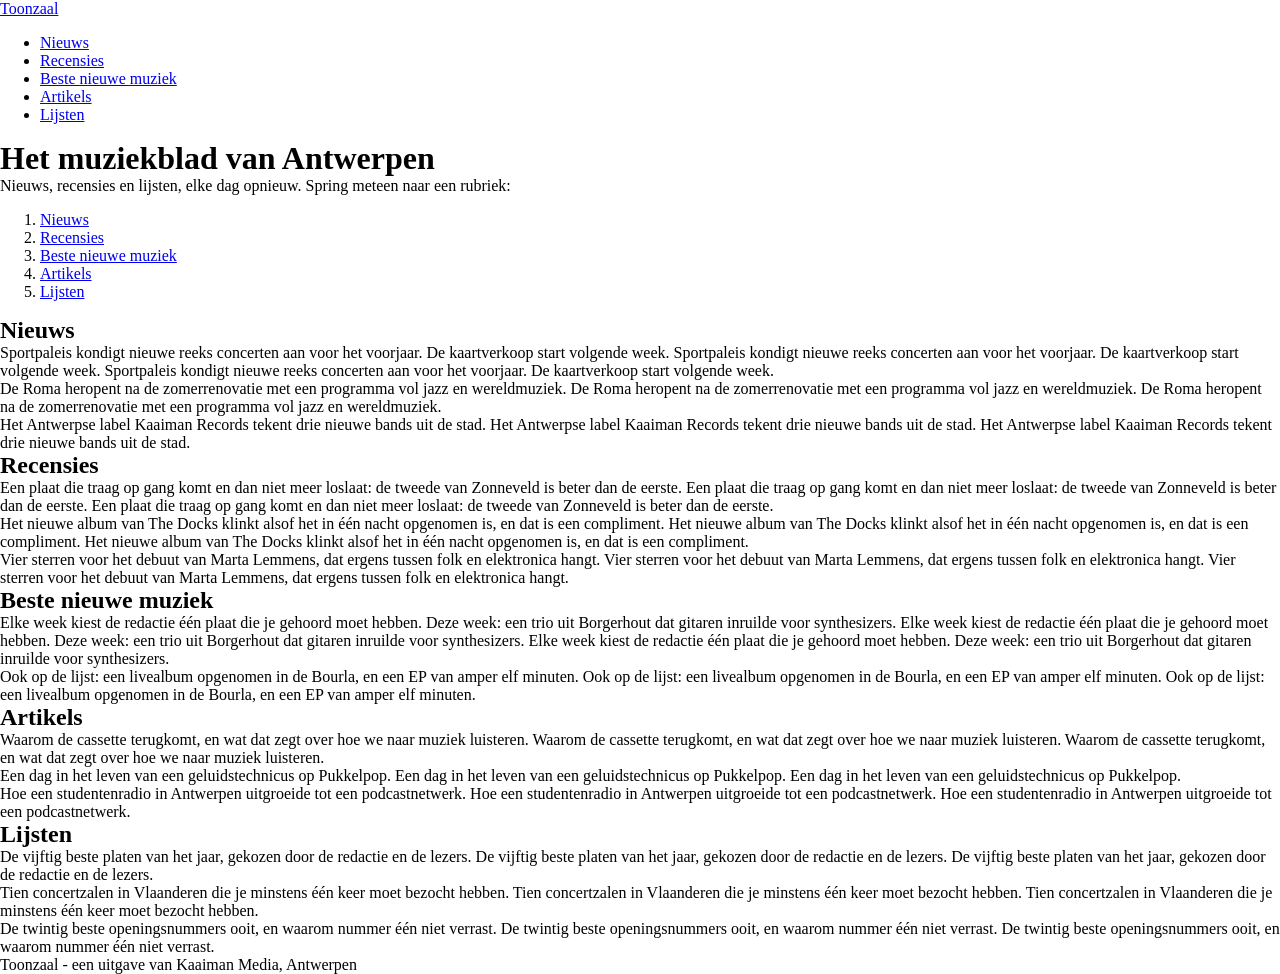
<file: labo-05/balk/index.html>
<!doctype html>
<html lang="nl">
<head>
  <meta charset="utf-8">
  <meta name="viewport" content="width=device-width, initial-scale=1">
  <title>Labo 5 - Toonzaal</title>
  <link rel="stylesheet" href="css/reset.css">
  <link rel="stylesheet" href="css/stijl.css">
</head>
<body>
  <!-- Do not change this file. Write your CSS in css/stijl.css.
       Not visible in the screenshot: on :hover and :focus a link in the bar turns white. -->
  <header>
    <a class="logo" href="index.html">Toonzaal</a>
    <nav>
      <ul>
        <li><a href="#nieuws" class="actief">Nieuws</a></li>
        <li><a href="#recensies">Recensies</a></li>
        <li><a href="#beste">Beste nieuwe muziek</a></li>
        <li><a href="#artikels">Artikels</a></li>
        <li><a href="#lijsten">Lijsten</a></li>
      </ul>
    </nav>
  </header>
  <main>
    <h1>Het muziekblad van Antwerpen</h1>
    <p class="intro">Nieuws, recensies en lijsten, elke dag opnieuw. Spring meteen naar een rubriek:</p>
    <ol class="inhoud">
        <li><a href="#nieuws">Nieuws</a></li>
        <li><a href="#recensies">Recensies</a></li>
        <li><a href="#beste">Beste nieuwe muziek</a></li>
        <li><a href="#artikels">Artikels</a></li>
        <li><a href="#lijsten">Lijsten</a></li>
    </ol>
    <section id="nieuws">
      <h2>Nieuws</h2>
      <p>Sportpaleis kondigt nieuwe reeks concerten aan voor het voorjaar. De kaartverkoop start volgende week. Sportpaleis kondigt nieuwe reeks concerten aan voor het voorjaar. De kaartverkoop start volgende week. Sportpaleis kondigt nieuwe reeks concerten aan voor het voorjaar. De kaartverkoop start volgende week.</p>
      <p>De Roma heropent na de zomerrenovatie met een programma vol jazz en wereldmuziek. De Roma heropent na de zomerrenovatie met een programma vol jazz en wereldmuziek. De Roma heropent na de zomerrenovatie met een programma vol jazz en wereldmuziek.</p>
      <p>Het Antwerpse label Kaaiman Records tekent drie nieuwe bands uit de stad. Het Antwerpse label Kaaiman Records tekent drie nieuwe bands uit de stad. Het Antwerpse label Kaaiman Records tekent drie nieuwe bands uit de stad.</p>
    </section>
    <section id="recensies">
      <h2>Recensies</h2>
      <p>Een plaat die traag op gang komt en dan niet meer loslaat: de tweede van Zonneveld is beter dan de eerste. Een plaat die traag op gang komt en dan niet meer loslaat: de tweede van Zonneveld is beter dan de eerste. Een plaat die traag op gang komt en dan niet meer loslaat: de tweede van Zonneveld is beter dan de eerste.</p>
      <p>Het nieuwe album van The Docks klinkt alsof het in één nacht opgenomen is, en dat is een compliment. Het nieuwe album van The Docks klinkt alsof het in één nacht opgenomen is, en dat is een compliment. Het nieuwe album van The Docks klinkt alsof het in één nacht opgenomen is, en dat is een compliment.</p>
      <p>Vier sterren voor het debuut van Marta Lemmens, dat ergens tussen folk en elektronica hangt. Vier sterren voor het debuut van Marta Lemmens, dat ergens tussen folk en elektronica hangt. Vier sterren voor het debuut van Marta Lemmens, dat ergens tussen folk en elektronica hangt.</p>
    </section>
    <section id="beste">
      <h2>Beste nieuwe muziek</h2>
      <p>Elke week kiest de redactie één plaat die je gehoord moet hebben. Deze week: een trio uit Borgerhout dat gitaren inruilde voor synthesizers. Elke week kiest de redactie één plaat die je gehoord moet hebben. Deze week: een trio uit Borgerhout dat gitaren inruilde voor synthesizers. Elke week kiest de redactie één plaat die je gehoord moet hebben. Deze week: een trio uit Borgerhout dat gitaren inruilde voor synthesizers.</p>
      <p>Ook op de lijst: een livealbum opgenomen in de Bourla, en een EP van amper elf minuten. Ook op de lijst: een livealbum opgenomen in de Bourla, en een EP van amper elf minuten. Ook op de lijst: een livealbum opgenomen in de Bourla, en een EP van amper elf minuten.</p>
    </section>
    <section id="artikels">
      <h2>Artikels</h2>
      <p>Waarom de cassette terugkomt, en wat dat zegt over hoe we naar muziek luisteren. Waarom de cassette terugkomt, en wat dat zegt over hoe we naar muziek luisteren. Waarom de cassette terugkomt, en wat dat zegt over hoe we naar muziek luisteren.</p>
      <p>Een dag in het leven van een geluidstechnicus op Pukkelpop. Een dag in het leven van een geluidstechnicus op Pukkelpop. Een dag in het leven van een geluidstechnicus op Pukkelpop.</p>
      <p>Hoe een studentenradio in Antwerpen uitgroeide tot een podcastnetwerk. Hoe een studentenradio in Antwerpen uitgroeide tot een podcastnetwerk. Hoe een studentenradio in Antwerpen uitgroeide tot een podcastnetwerk.</p>
    </section>
    <section id="lijsten">
      <h2>Lijsten</h2>
      <p>De vijftig beste platen van het jaar, gekozen door de redactie en de lezers. De vijftig beste platen van het jaar, gekozen door de redactie en de lezers. De vijftig beste platen van het jaar, gekozen door de redactie en de lezers.</p>
      <p>Tien concertzalen in Vlaanderen die je minstens één keer moet bezocht hebben. Tien concertzalen in Vlaanderen die je minstens één keer moet bezocht hebben. Tien concertzalen in Vlaanderen die je minstens één keer moet bezocht hebben.</p>
      <p>De twintig beste openingsnummers ooit, en waarom nummer één niet verrast. De twintig beste openingsnummers ooit, en waarom nummer één niet verrast. De twintig beste openingsnummers ooit, en waarom nummer één niet verrast.</p>
    </section>
  </main>
  <footer>
    <p>Toonzaal - een uitgave van Kaaiman Media, Antwerpen</p>
  </footer>
</body>
</html>
</file>
<file: labo-02/cascade/css/stijl.css>
/* stijl.css - oefening 3: voorspel, dan kijk. Wijzig dit bestand niet. */

/* Opmaak van de pagina zelf; doet niet mee in de vragen. */
body {
  font-family: Verdana, sans-serif;
  line-height: 1.6;
}

.vraag {
  border: 1px solid #8a8a89;
  padding: 0 1rem;
  margin-bottom: 1rem;
}

/* ---- vraag 1 ---- */
a {
  color: green;
}

/* ---- vraag 2 ---- */
.v2-tekst {
  color: red;
}

.v2-tekst {
  color: blue;
}

/* ---- vraag 3 ---- */
.opvallend {
  color: red;
}

em {
  color: blue;
}

/* ---- vraag 4 ---- */
.v4 > a {
  color: green;
}

.v4 a {
  color: red;
}

/* ---- vraag 5 ---- */
.een.twee.drie {
  color: red;
}

#v5-tekst {
  color: blue;
}

/* ---- vraag 6 ---- */
.v6 {
  color: red;
}

.v6-tekst {
  color: blue;
}

/* ---- vraag 7 ---- */
.v7 {
  color: red;
}

/* ---- vraag 8 ---- */
.v8-tekst {
  color: red;
}

/* ---- vraag 9 ---- */
h3 {
  color: red !important;
}

.v9-tekst {
  color: blue;
}

/* ---- vraag 10 ---- */
.v10-tekst {
  color: green;
  font-size: 1.5rem
  color : blue;
}
</file>
<file: labo-02/nabouw/css/stijl.css>
:root {
  --papier: #fbf7f0;
  --inkt: #2b2b2b;
  --gedempt: #6b6b6b;
  --accent: #b5451b;
  --zebra: #f1e9dc;
  --koppen: Georgia;
  --tekst: "Trebuchet MS", Verdana;
}

h1
{
    color : var(--accent);
    text-decoration: none;
    font-family: var(--koppen);
}

nav a
{
    color : var(--accent);
    text-decoration: none;
    font-family: var(--tekst);
}

main a
{
    color : var(--accent);
}

footer, footer a
{
    text-align: center;
}

main li:nth-child(odd)
{
    background-color: var(--zebra);
}

li
{
    font-family: var(--tekst);
}

h3
{
    color: var(--gedempt);
}
</file>
<file: labo-02/selectors/css/stijl.css>
/* stijl.css - oefening 2: selectors schrijven en lezen */

/* Schrijf onder elke opdracht de regel met de selector die precies die
   elementen raakt. Gebruik de declaratie die erbij staat, zodat je in de
   browser meteen ziet wat je raakte. Voeg niets toe aan index.html. */

body {
  font-family: Verdana, sans-serif;
  line-height: 1.6;
}

/* 1. alle links in de navigatie -> color: crimson; */
nav a 
{
      color: crimson;
}


/* 2. alleen de paragrafen in de footer -> font-size: 0.875rem; */

footer p
{
      font-size: 0.875rem;
}


/* 3. alleen de lijstitems van het BUITENSTE niveau in de lijst met de class
      rassen (dus niet de items van de binnenlijsten) -> outline: 2px solid crimson;
      (outline tekent een kader rond precies het element dat je raakte; de
      property zelf komt in hoofdstuk 3) */

.rassen > li
{
     outline: 2px solid crimson; 
}      

/* 4. de paragraaf die onmiddellijk na elke h2 komt -> font-style: italic; */

h2 + p
{
      font-style: italic;
}
/* 5. elk oneven item in de lijst met openingsuren -> background-color: #f1e9dc; */

.uren li:nth-child(odd)
{
      background-color: #f1e9dc;
}

/* 6. het laatste item in de lijst met openingsuren -> color: crimson; */

.uren :last-child
{
      color: crimson;
}

/* 7. de slogan en de intro tegelijk, in één regel -> color: darkslateblue; */

.intro , .slogan
{
    color : darkslateblue;
}

/* 8. elke link in main wanneer de muis erover gaat OF wanneer ze focus heeft
      -> background-color: yellow; */

main a:hover,
main a:focus
{
     background-color: yellow; 
}

/* ---- Lezen: welke elementen raken deze vijf selectors? Schrijf het antwoord
   in één zin per selector in README.md. Verander hier niets. ---- */

/* a. header nav ul li a */
/* b. article > p */
/* c. .uren li:nth-child(3) */
/* d. h2 ~ p */
/* e. .rassen li:first-child */
</file>
<file: labo-03/kleuren/css/stijl.css>
/* stijl.css - labo 3, kleuren (reset.css is linked before this file) */

/* === tokens === */
:root {
 --tomato : #FF6347;
 --orangered: #FF4500;
 --coral: #FF7F50;
 --lightsalmon: #FFA07A;
 --darkorange: #FF8C00;
}

/* === your rules === */

body
{
    background-color: black;
}

ul
{
    width: 100%;
    padding: 0;
    margin: 0;
}

ul li
{
    width: 100%;
    text-decoration: none;
    height: 50vh;
    display: flex;
    flex-direction: column;
    align-items: center;
    justify-content: center;
}

h2
{
    color: white;
    font-family: Arial;
    align-self: center;
    word-spacing: 0,25rem;
    text-transform: capitalize;

}

p
{
    margin-top: 8px;
    color: white;
    font-family: Arial;
    align-self: center;
    word-spacing: 0,25rem;
}
span
{
    word-spacing: 0,25rem;

}

.tomato
{
    background-color: var(--tomato);
}

.orangered
{
    background-color: var(--orangered);
}

.coral
{
    background-color: var(--coral);
}

.lightsalmon
{
    background-color: var(--lightsalmon);
}

.darkorange
{
    background-color: var(--darkorange);
}

.codes span
{
    margin: 1rem;
    font-size: 0,7rem;

}
</file>
<file: labo-03/landing/css/stijl.css>
/* stijl.css - labo 3, landing (reset.css is linked before this file) */

/* === tokens === */
:root {

}

/* === your rules === */
</file>
<file: labo-03/slogan/css/stijl.css>
/* stijl.css - labo 3, slogan (reset.css is linked before this file) */

/* === tokens === */
:root {
--geel: #fccc00;
--tekst: #282827;
}

/* === your rules === */


body
{
    display: flex;
    justify-content: center;
    align-items: center;
    flex-direction: column;
    max-width: 40rem;
    margin: 0 auto;
    min-height: 100vh;
    font-family: Arial;
    text-align: center;
    color: var(--tekst);
}

h2
{
    font-size: 4rem;
    margin-bottom: 1.5rem;
}

h2 span
{
    border-bottom: var(--geel) solid 14px;
    border-radius: 0 0 50% 50%;
}

a
{
    margin-top: 1.5rem;
    background-color: black;
    color: white;
    text-decoration: none;
    font-size: 0,7rem;
    padding: 8px 12px;
    border-radius: 10px;
    &:hover,
    &:focus
    {
        background-color: #333333;
    }
}
</file>
<file: labo-03/tabblad/css/stijl.css>
/* stijl.css - labo 3, tabblad (reset.css is linked before this file) */

/* === tokens === */
:root {

}

/* === your rules === */
</file>
<file: labo-04/dierenasiel/css/stijl.css>
/* stijl.css - labo 4, dierenasiel (reset.css is linked before this file) */

/* === tokens === */
:root {

    --balk:  #1f3a2e;
    --tekst: #f3efe6;
    --accent:#e6b53c;

}

body
{
    font-family: Verdana, Geneva, Tahoma, sans-serif;
}

/* === your rules === */
header
{
    display: flex;
    justify-content: space-between;
    align-items: center;
    background-color: var(--balk);
    font-family: Verdana, Geneva, Tahoma, sans-serif;
    padding: 1rem 2rem;
}

.logo
{   color: var(--accent);
    text-decoration: none;
    font-weight: bold;
    font-size: 1.5rem;
}

nav
{
    display: flex;
    padding-right:2rem;
    color: var(--tekst);
    background-color: var(--balk);
}

ul
{
    display: flex;
    gap: 0.5rem;
    list-style-type: none;
}

li a
{
    text-decoration: none;
    color: var(--tekst);
    display: block;
    padding: 0.75rem 1rem;
}

.actief, a:hover
{
    background-color: var(--accent);
    border-radius: 0.5rem;
    padding: 0.5rem;
    color: var(--balk);
}
</file>
<file: labo-04/kolommen/css/stijl.css>
/* stijl.css - labo 4, kolommen (reset.css is linked before this file) */

/* === tokens === */
:root {

    --kleur-1: darkturquoise;
    --kleur-2: darkviolet;
    --kleur-3: deepskyblue;
    --cijfer:  white;
}

/* === your rules === */

main
{
    display: flex;
    height: 100vh;
    padding: 10vh 4vw;
    gap: 4vw;
    /*
    display: grid;
    grid-template-columns: 1fr 2fr 1fr;
    */
}


div
{
    flex: 1;
    display: flex;
    justify-content: center;
    align-items: center;
    color: var(--cijfer);
    font-size: 3rem;
    font-family: Arial, Helvetica, sans-serif;
}

div:nth-child(1)
{

    background-color: var(--kleur-1);
}

div:nth-child(2)
{
    flex: 2;
    background-color: var(--kleur-2);
}

div:nth-child(3)
{
    background-color: var(--kleur-3);
}
</file>
<file: labo-04/mondriaan/css/stijl.css>
/* stijl.css - labo 4, mondriaan (reset.css is linked before this file) */

/* === tokens === */
:root {
    --color-1:#2554ab;
    --color-2:#a090af;
    --color-3:#a16122;
    --color-4:#e7c948;
    --color-5:#13234e;
    --color-6:#ae9310;
    --color-7:#cd2424;
}

/* === your rules === */

body
{
    display: flex;
    justify-content: center;
    align-items: center;
    height: 100vh;
}

main
{
    height: 70vh;
    width: 70vh;
    padding: 2vh 2vh;
    display: grid;
    grid-template-columns:repeat(4,1fr);
    grid-template-rows: repeat(3,1fr);
    gap: 1vw;
    background-color: var(--color-1);
}

div:nth-child(1)
{
    background-color: var(--color-2);
    grid-column: 1/4;
}
div:nth-child(2)
{
    background-color: var(--color-3);

}
div:nth-child(3)
{
    background-color: var(--color-4);
    grid-column: 1/2;
    grid-row: 2/3;
}
div:nth-child(4)
{
    background-color: var(--color-5);
    grid-column: 4/5;
}
div:nth-child(5)
{
    background-color: var(--color-6);
    grid-column: 1/4;
}
div:nth-child(6)
{
    background-color: var(--color-7);
}
</file>
<file: labo-04/trap/css/stijl.css>
/* stijl.css - labo 4, trap (reset.css is linked before this file) */

/* === tokens === */
:root {

}

/* === your rules === */

main
{
    display: grid;
    grid-template-columns: repeat(4, 1fr);
    grid-template-rows: repeat(4, 1fr);
    height: 100vh;
    font-size: 2rem;
    font-family: Arial, Helvetica, sans-serif;
    color: white;
}

div
{
    display: flex;
    justify-content: center;
    align-items: center;
}

div:nth-child(1)
{
    grid-column: 1/2;
    grid-row:1/2;
    background-color: #1446a0;
}

div:nth-child(2)
{
    grid-column: 2/3;
    grid-row:2/3;
    background-color: #db3069;
}

div:nth-child(3)
{
    grid-column: 3/4;
    grid-row:3/4;
    background-color: #f5d547;

}

div:nth-child(4)
{
    grid-column: 4/5;
    grid-row:4/5;
    background-color: #ebebd3;
    color: black;
    
}
</file>
<file: labo-05/balk/css/stijl.css>
/* stijl.css - labo 5, balk (reset.css is linked before this file) */

/* === tokens === */
:root {

}

/* === your rules === */
</file>
